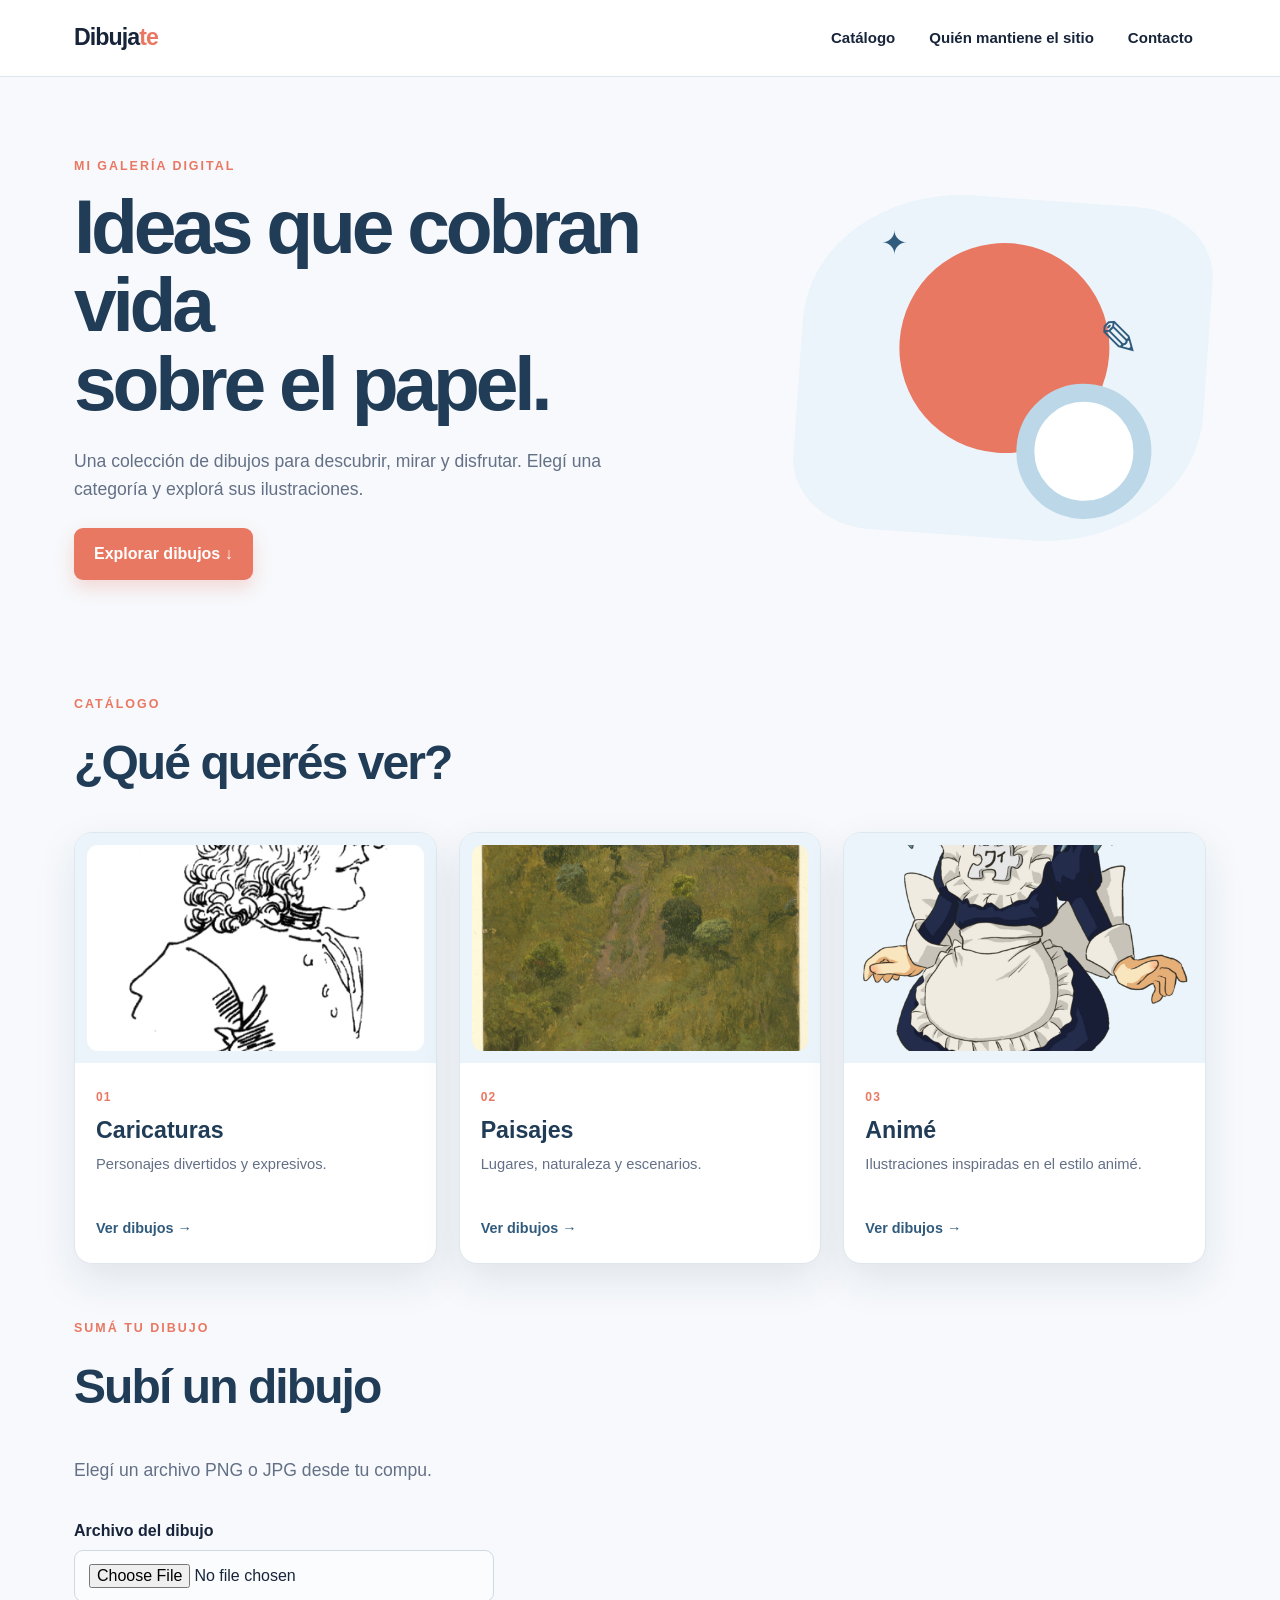
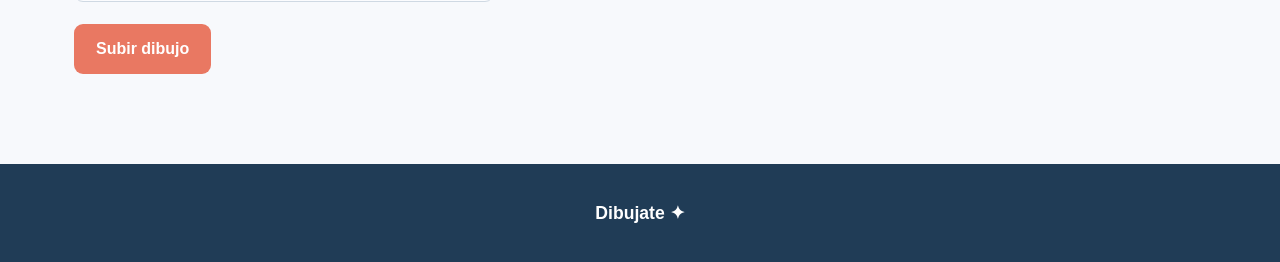
<file: ACT1/ChatGPT/index.html>
<!DOCTYPE html>
<html lang="es">
<head>
    <meta charset="UTF-8">
    <meta name="viewport" content="width=device-width, initial-scale=1.0">
    <title>Galería de Dibujos</title>
    <link rel="stylesheet" href="estilosIA.css">
</head>
<body>
<header class="encabezado">
    <nav class="navbar" aria-label="Navegación principal">
        <a class="logo" href="index.html">Dibuja<span>te</span></a>
        <div class="nav-links">
            <a href="#catalogo">Catálogo</a>
            <a href="mantenedor.html">Quién mantiene el sitio</a>
            <a href="contacto.html">Contacto</a>
        </div>
    </nav>
</header>

<main>
    <section class="hero">
        <div class="hero-text">
            <p class="eyebrow">MI GALERÍA DIGITAL</p>
            <h1>Ideas que cobran vida<br>sobre el papel.</h1>
            <p class="hero-description">
                Una colección de dibujos para descubrir, mirar y disfrutar.
                Elegí una categoría y explorá sus ilustraciones.
            </p>
            <a class="hero-button" href="#catalogo">Explorar dibujos ↓</a>
        </div>
        <div class="hero-decoration" aria-hidden="true">
            <div class="circle circle-one"></div>
            <div class="circle circle-two"></div>
            <span>✦</span>
            <span>✎</span>
        </div>
    </section>

    <section id="catalogo" class="catalogo">
        <div class="section-heading">
            <div>
                <p class="eyebrow">CATÁLOGO</p>
                <h2>¿Qué querés ver?</h2>
            </div>
            
        </div>

        <!-- Selector de categorías con HTML + CSS usando :target. -->
        <div class="categoria-grid">
            <a class="categoria-card" href="#caricaturas">
                <div class="categoria-imagen">
                    <img src="imagenes/Vivaldi_caricature.png" alt="Ejemplo de caricatura">
                </div>
                <div class="categoria-info">
                    <span class="numero">01</span>
                    <h3>Caricaturas</h3>
                    <p>Personajes divertidos y expresivos.</p>
                    <span class="ver">Ver dibujos →</span>
                </div>
            </a>

            <a class="categoria-card" href="#paisajes">
                <div class="categoria-imagen">
                    <img src="imagenes/Drawing,_Landscape,_July_1865_(CH_18201019).jpg" alt="Ejemplo de paisaje">
                </div>
                <div class="categoria-info">
                    <span class="numero">02</span>
                    <h3>Paisajes</h3>
                    <p>Lugares, naturaleza y escenarios.</p>
                    <span class="ver">Ver dibujos →</span>
                </div>
            </a>

            <a class="categoria-card" href="#anime">
                <div class="categoria-imagen">
                    <img src="imagenes/Wikipe-tan_full_length.png" alt="Ejemplo de dibujo animé">
                </div>
                <div class="categoria-info">
                    <span class="numero">03</span>
                    <h3>Animé</h3>
                    <p>Ilustraciones inspiradas en el estilo animé.</p>
                    <span class="ver">Ver dibujos →</span>
                </div>
            </a>
        </div>

        <div class="galeria">
            <section id="caricaturas" class="categoria-panel">
                <div class="panel-heading">
                    <div>
                        <p class="eyebrow">CATEGORÍA 01</p>
                        <h3>Caricaturas</h3>
                    </div>
                    <a href="#catalogo">← Volver a categorías</a>
                </div>
                <div class="dibujos">
                    <figure>
                        <img src="imagenes/Vivaldi_caricature.png" alt="Dibujo de caricatura 1">
                        <figcaption>Caricatura 1</figcaption>
                    </figure>
                    <figure>
                        <img src="imagenes/Achille_Denis_caricature.jpg" alt="Dibujo de caricatura 2">
                        <figcaption>Caricatura 2</figcaption>
                    </figure>
                </div>
            </section>

            <section id="paisajes" class="categoria-panel">
                <div class="panel-heading">
                    <div>
                        <p class="eyebrow">CATEGORÍA 02</p>
                        <h3>Paisajes</h3>
                    </div>
                    <a href="#catalogo">← Volver a categorías</a>
                </div>
                <div class="dibujos">
                    <figure>
                        <img src="imagenes/Drawing,_Landscape,_July_1865_(CH_18201019).jpg" alt="Dibujo de paisaje 1">
                        <figcaption>Paisaje 1</figcaption>
                    </figure>
                    <figure>
                        <img src="imagenes/Drawing,_Mountainous_Landscape,_May_1865_(CH_18197351).jpg" alt="Dibujo de paisaje 2">
                        <figcaption>Paisaje 2</figcaption>
                    </figure>
                </div>
            </section>

            <section id="anime" class="categoria-panel">
                <div class="panel-heading">
                    <div>
                        <p class="eyebrow">CATEGORÍA 03</p>
                        <h3>Animé</h3>
                    </div>
                    <a href="#catalogo">← Volver a categorías</a>
                </div>
                <div class="dibujos">
                    <figure>
                        <img src="imagenes/Wikipe-tan_in_Different_Anime_Styles.png" alt="Personaje Wikipe-tan dibujado en distintos estilos animé">
                        <figcaption>Wikipe-tan en varios estilos</figcaption>
                    </figure>
                    <figure>
                        <img src="imagenes/Wikipe-tan_full_length.png" alt="Personaje Wikipe-tan de cuerpo entero, estilo animé">
                        <figcaption>Wikipe-tan</figcaption>
                    </figure>
                </div>
            </section>
        </div>

        <div class="section-heading">
            <div>
                <p class="eyebrow">SUMÁ TU DIBUJO</p>
                <h2>Subí un dibujo</h2>
            </div>
        </div>
        <p class="hero-description">
            Elegí un archivo PNG o JPG desde tu compu.
        </p>
        <form class="subida" action="#" method="post" enctype="multipart/form-data">
            <label for="dibujo">Archivo del dibujo</label>
            <input type="file" id="dibujo" name="dibujo" accept="image/png, image/jpeg">

            <button type="submit">Subir dibujo</button>
        </form>
    </section>
</main>

<footer>
    <div>
        <strong>Dibujate ✦</strong>
    </div>
</footer>
</body>
</html>
</file>
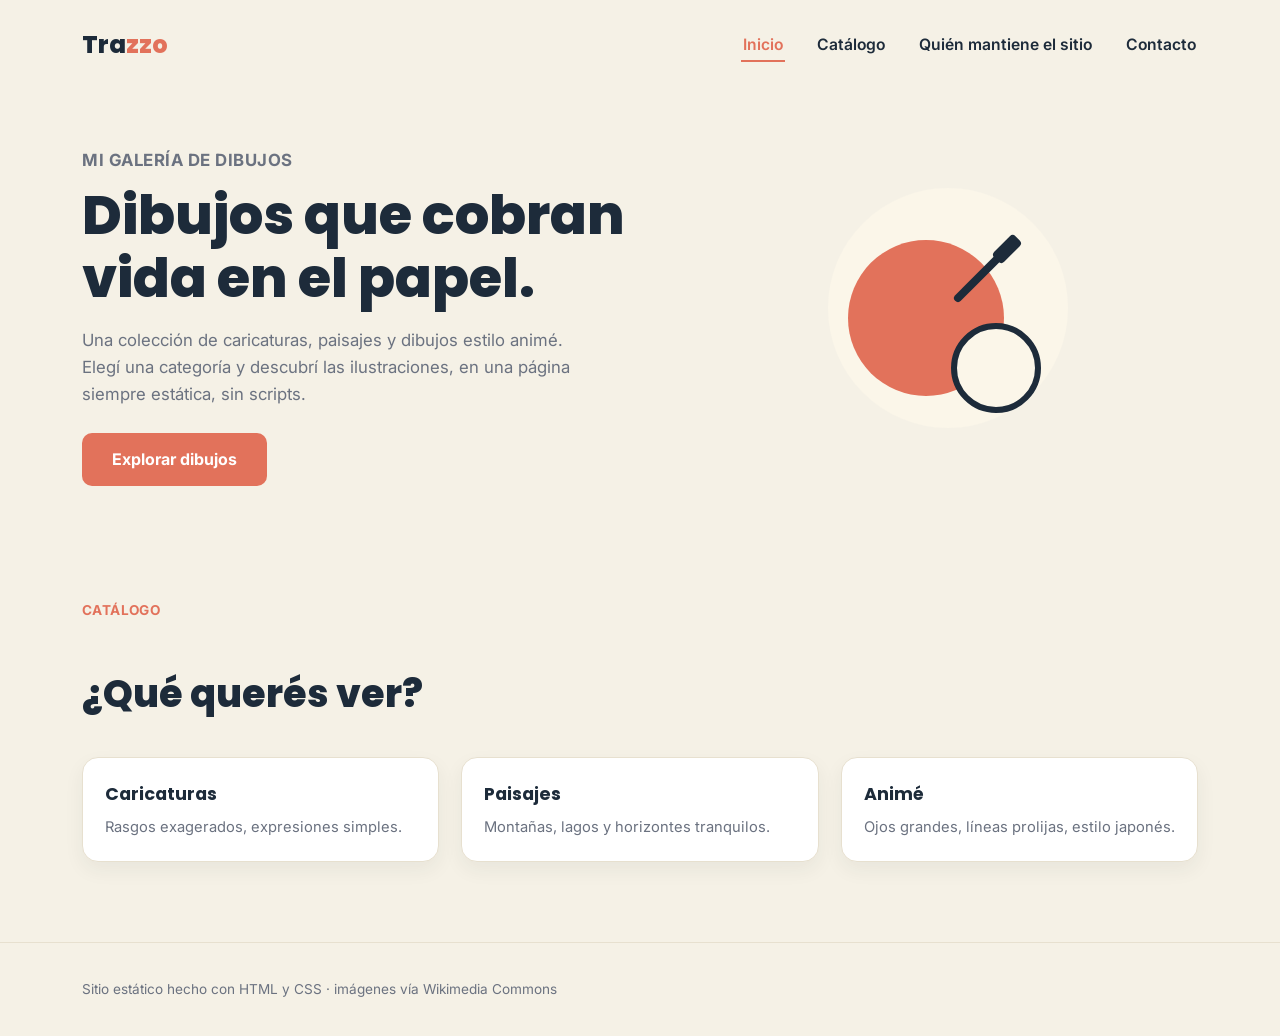
<file: ACT1/Claude/index.html>
<!DOCTYPE html>
<html lang="es">
<head>
  <meta charset="UTF-8">
  <meta name="viewport" content="width=device-width, initial-scale=1.0">
  <title>Trazzo — Inicio</title>
  <link rel="stylesheet" href="estilosIA.css">
</head>
<body>

  <header class="encabezado">
    <div class="sitio marca">
      <p class="marca__titulo">Tra<span>zzo</span></p>
      <nav aria-label="Navegación principal">
        <ul class="nav">
          <li><a href="index.html" aria-current="page">Inicio</a></li>
          <li><a href="catalogo.html">Catálogo</a></li>
          <li><a href="autor.html">Quién mantiene el sitio</a></li>
          <li><a href="contacto.html">Contacto</a></li>
        </ul>
      </nav>
    </div>
  </header>

  <main class="sitio contenido">

    <section class="hero">
      <div class="hero__texto">
        <p class="etiqueta">MI GALERÍA DE DIBUJOS</p>
        <h1>Dibujos que cobran vida en el papel.</h1>
        <p class="intro">
          Una colección de caricaturas, paisajes y dibujos estilo animé.
          Elegí una categoría y descubrí las ilustraciones, en una
          página siempre estática, sin scripts.
        </p>
        <a href="catalogo.html" class="boton">Explorar dibujos</a>
      </div>

      <div class="hero__ilustracion" aria-hidden="true">
        <svg width="280" height="280" viewBox="0 0 280 280" xmlns="http://www.w3.org/2000/svg">
          <circle cx="140" cy="140" r="120" fill="#FBF6E9"/>
          <circle cx="118" cy="150" r="78" fill="#E2725B"/>
          <circle cx="188" cy="200" r="42" fill="#FBF6E9" stroke="#1D2B3A" stroke-width="6"/>
          <line x1="150" y1="130" x2="200" y2="80" stroke="#1D2B3A" stroke-width="8" stroke-linecap="round"/>
          <rect x="192" y="66" width="14" height="30" rx="4" transform="rotate(45 199 81)" fill="#1D2B3A"/>
        </svg>
      </div>
    </section>

    <section class="seccion">
      <div class="seccion__encabezado">
        <p class="etiqueta">CATÁLOGO</p>
        <h1>¿Qué querés ver?</h1>
      </div>

      <div class="accesos">
        <a class="acceso" href="catalogo.html">
          <strong>Caricaturas</strong>
          <span>Rasgos exagerados, expresiones simples.</span>
        </a>
        <a class="acceso" href="catalogo.html">
          <strong>Paisajes</strong>
          <span>Montañas, lagos y horizontes tranquilos.</span>
        </a>
        <a class="acceso" href="catalogo.html">
          <strong>Animé</strong>
          <span>Ojos grandes, líneas prolijas, estilo japonés.</span>
        </a>
      </div>
    </section>

  </main>

  <footer class="pie">
    <div class="sitio">
      <p>Sitio estático hecho con HTML y CSS · imágenes vía Wikimedia Commons</p>
    </div>
  </footer>

</body>
</html>
</file>
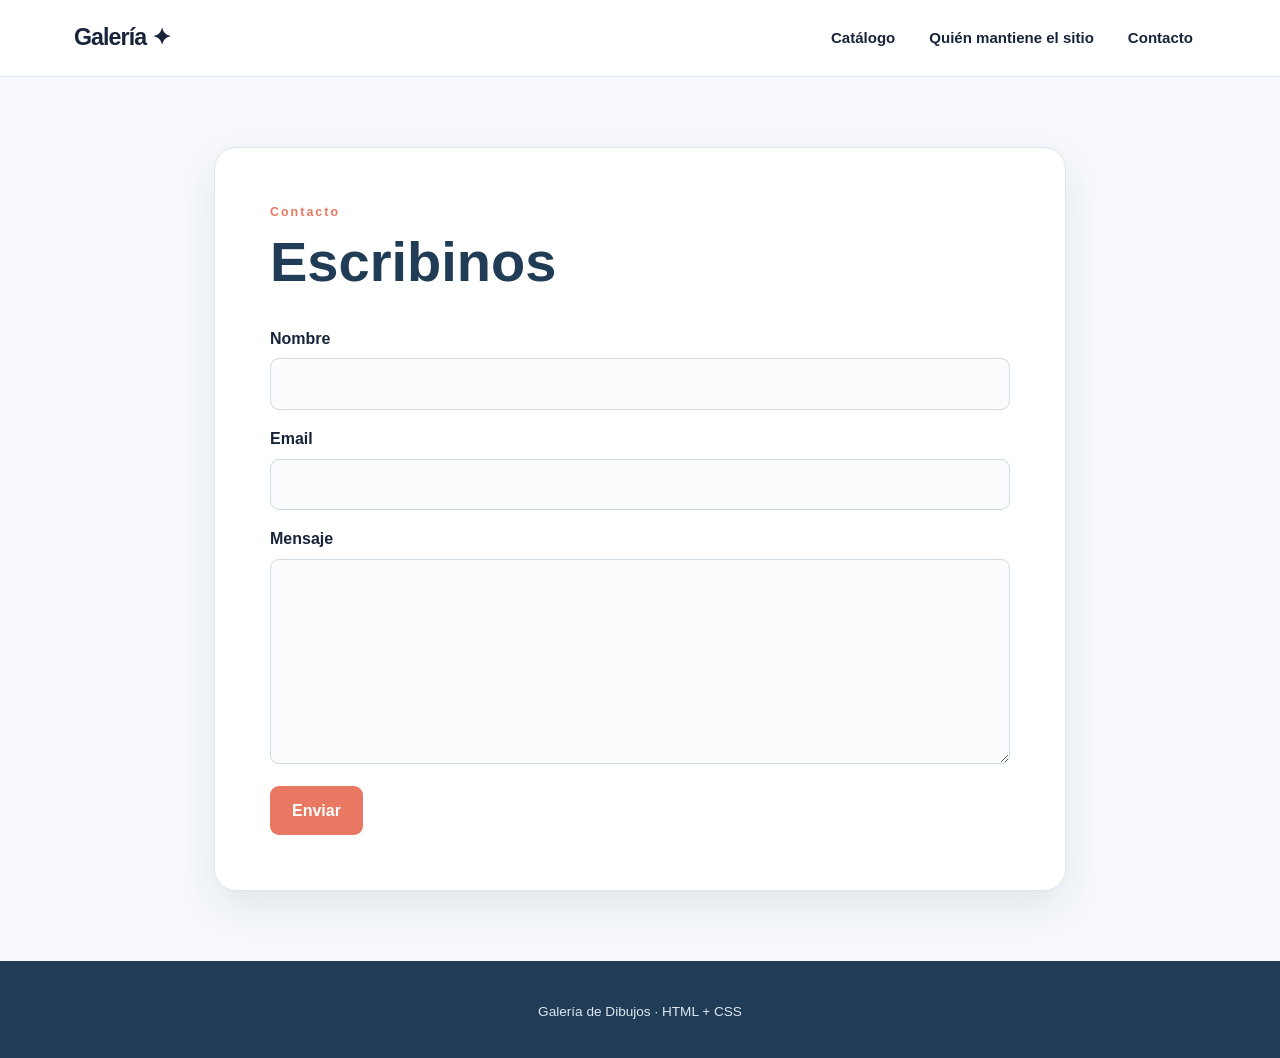
<file: ACT1/ChatGPT/contacto.html>
<!DOCTYPE html>
<html lang="es">
<head>
    <meta charset="UTF-8">
    <meta name="viewport" content="width=device-width, initial-scale=1.0">
    <title>Contacto · Galería de Dibujos</title>
    <link rel="stylesheet" href="estilosIA.css">
</head>
<body>
<header class="encabezado"><nav class="navbar">
    <a class="logo" href="index.html">Galería ✦</a>
    <div class="nav-links">
        <a href="index.html#catalogo">Catálogo</a>
        <a href="mantenedor.html">Quién mantiene el sitio</a>
        <a href="contacto.html">Contacto</a>
    </div>
</nav></header>

<main class="pagina">
    <section class="tarjeta">
        <p class="eyebrow">Contacto</p>
        <h1>Escribinos</h1>
        <form action="#" method="post">
            <label for="nombre">Nombre</label>
            <input id="nombre" name="nombre" type="text" required>

            <label for="email">Email</label>
            <input id="email" name="email" type="email" required>

            <label for="mensaje">Mensaje</label>
            <textarea id="mensaje" name="mensaje" rows="7" required></textarea>

            <button type="submit">Enviar</button>
        </form>
    </section>
</main>
<footer><p>Galería de Dibujos · HTML + CSS</p></footer>
</body>
</html>
</file>
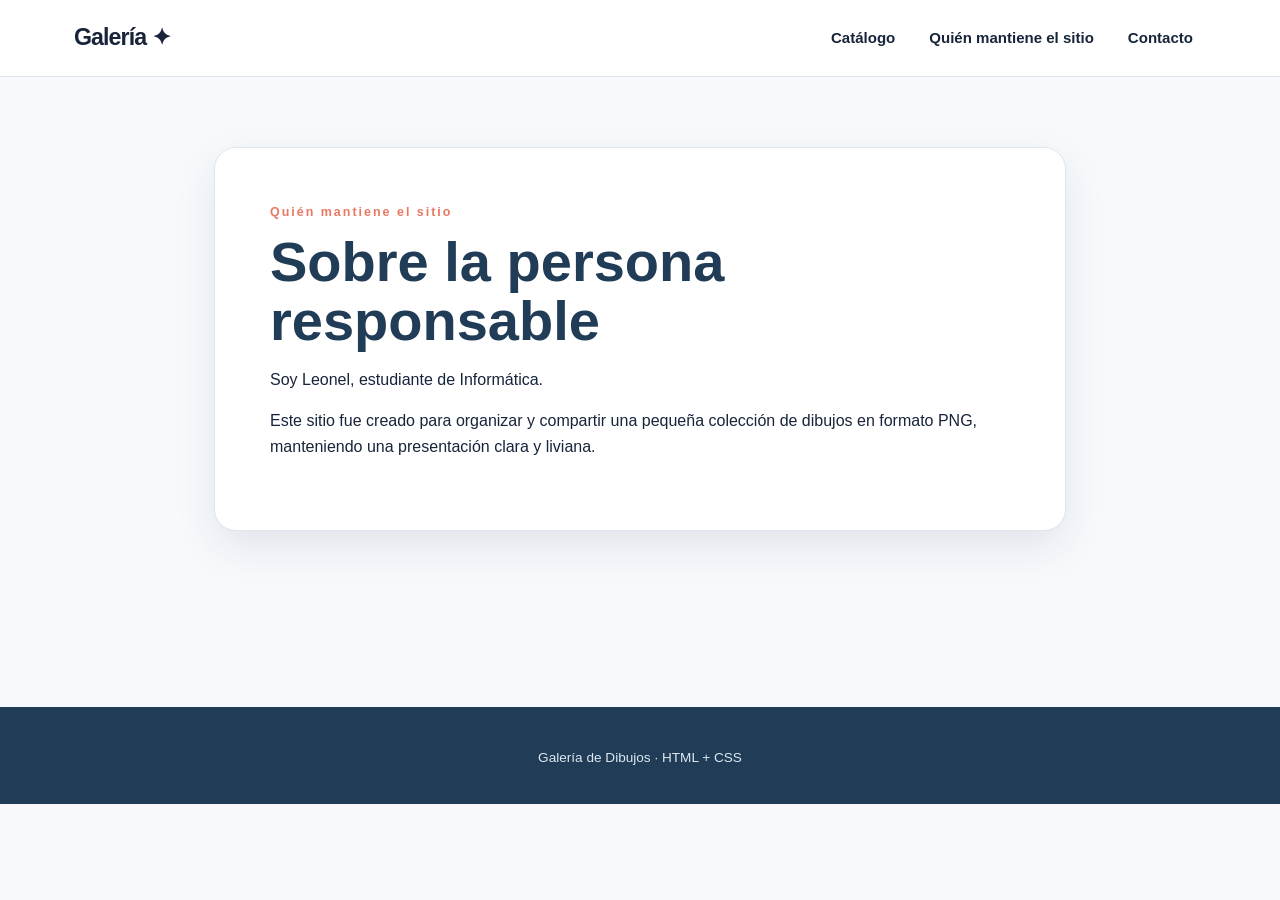
<file: ACT1/ChatGPT/mantenedor.html>
<!DOCTYPE html>
<html lang="es">
<head>
    <meta charset="UTF-8">
    <meta name="viewport" content="width=device-width, initial-scale=1.0">
    <title>Quién mantiene el sitio · Galería de Dibujos</title>
    <link rel="stylesheet" href="estilosIA.css">
</head>
<body>
<header class="encabezado"><nav class="navbar">
    <a class="logo" href="index.html">Galería ✦</a>
    <div class="nav-links">
        <a href="index.html#catalogo">Catálogo</a>
        <a href="mantenedor.html">Quién mantiene el sitio</a>
        <a href="contacto.html">Contacto</a>
    </div>
</nav></header>

<main class="pagina">
    <section class="tarjeta">
        <p class="eyebrow">Quién mantiene el sitio</p>
        <h1>Sobre la persona responsable</h1>
        <p>Soy Leonel, estudiante de Informática.</p>
        <p>Este sitio fue creado para organizar y compartir una pequeña colección de dibujos en formato PNG, manteniendo una presentación clara y liviana.</p>
    </section>
</main>
<footer><p>Galería de Dibujos · HTML + CSS</p></footer>
</body>
</html>
</file>
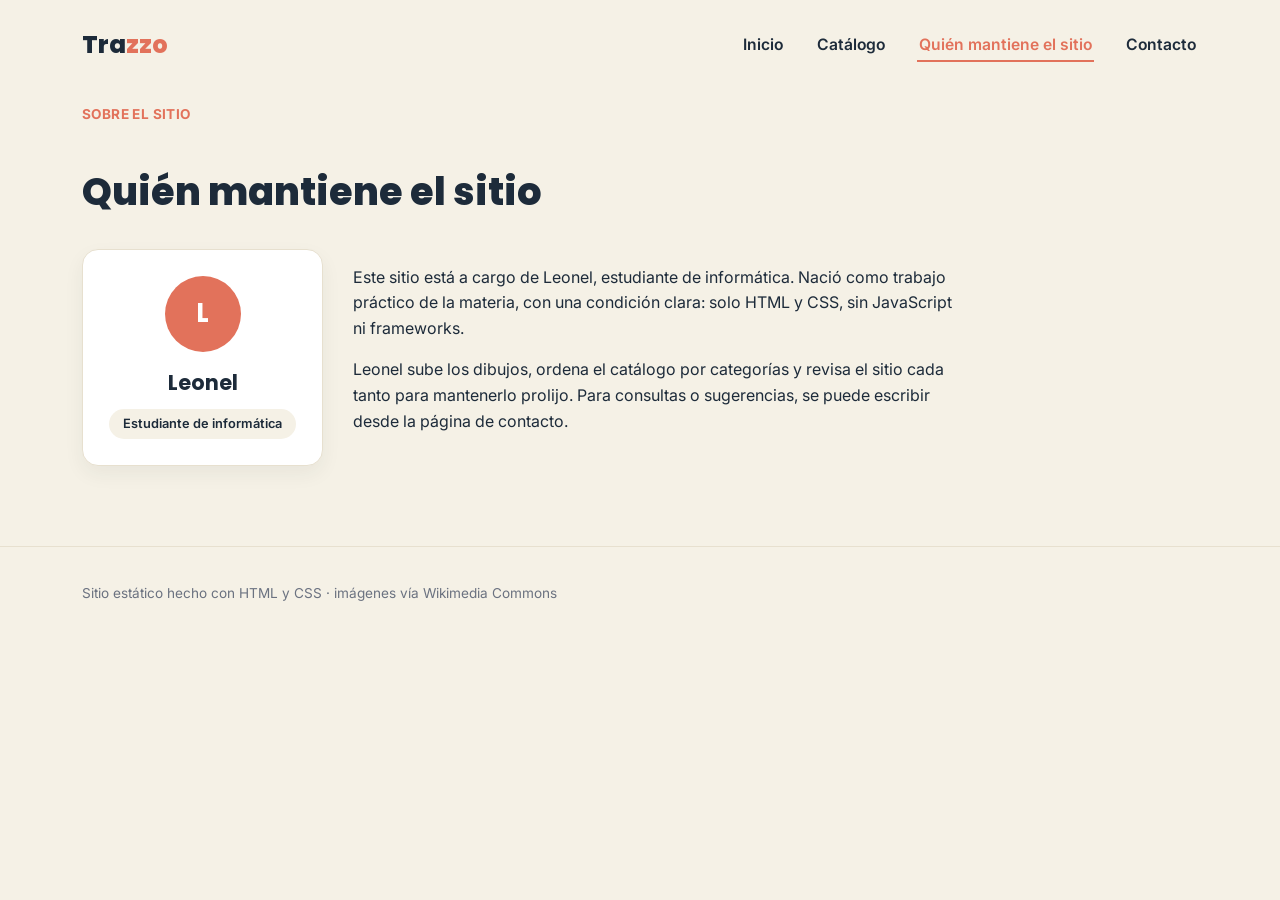
<file: ACT1/Claude/autor.html>
<!DOCTYPE html>
<html lang="es">
<head>
  <meta charset="UTF-8">
  <meta name="viewport" content="width=device-width, initial-scale=1.0">
  <title>Trazzo — Quién mantiene el sitio</title>
  <link rel="stylesheet" href="estilosIA.css">
</head>
<body>

  <header class="encabezado">
    <div class="sitio marca">
      <p class="marca__titulo">Tra<span>zzo</span></p>
      <nav aria-label="Navegación principal">
        <ul class="nav">
          <li><a href="index.html">Inicio</a></li>
          <li><a href="catalogo.html">Catálogo</a></li>
          <li><a href="autor.html" aria-current="page">Quién mantiene el sitio</a></li>
          <li><a href="contacto.html">Contacto</a></li>
        </ul>
      </nav>
    </div>
  </header>

  <main class="sitio contenido">
    <p class="etiqueta">SOBRE EL SITIO</p>
    <h1>Quién mantiene el sitio</h1>

    <div class="perfil">
      <div class="perfil__ficha">
        <div class="avatar">L</div>
        <p class="nombre">Leonel</p>
        <span class="rol">Estudiante de informática</span>
      </div>
      <div style="flex:1; min-width: 260px;">
        <p class="intro">
          Este sitio está a cargo de Leonel, estudiante de informática.
          Nació como trabajo práctico de la materia, con una condición
          clara: solo HTML y CSS, sin JavaScript ni frameworks.
        </p>
        <p class="intro">
          Leonel sube los dibujos, ordena el catálogo por categorías y
          revisa el sitio cada tanto para mantenerlo prolijo. Para
          consultas o sugerencias, se puede escribir desde la
          <a href="contacto.html">página de contacto</a>.
        </p>
      </div>
    </div>
  </main>

  <footer class="pie">
    <div class="sitio">
      <p>Sitio estático hecho con HTML y CSS · imágenes vía Wikimedia Commons</p>
    </div>
  </footer>

</body>
</html>
</file>
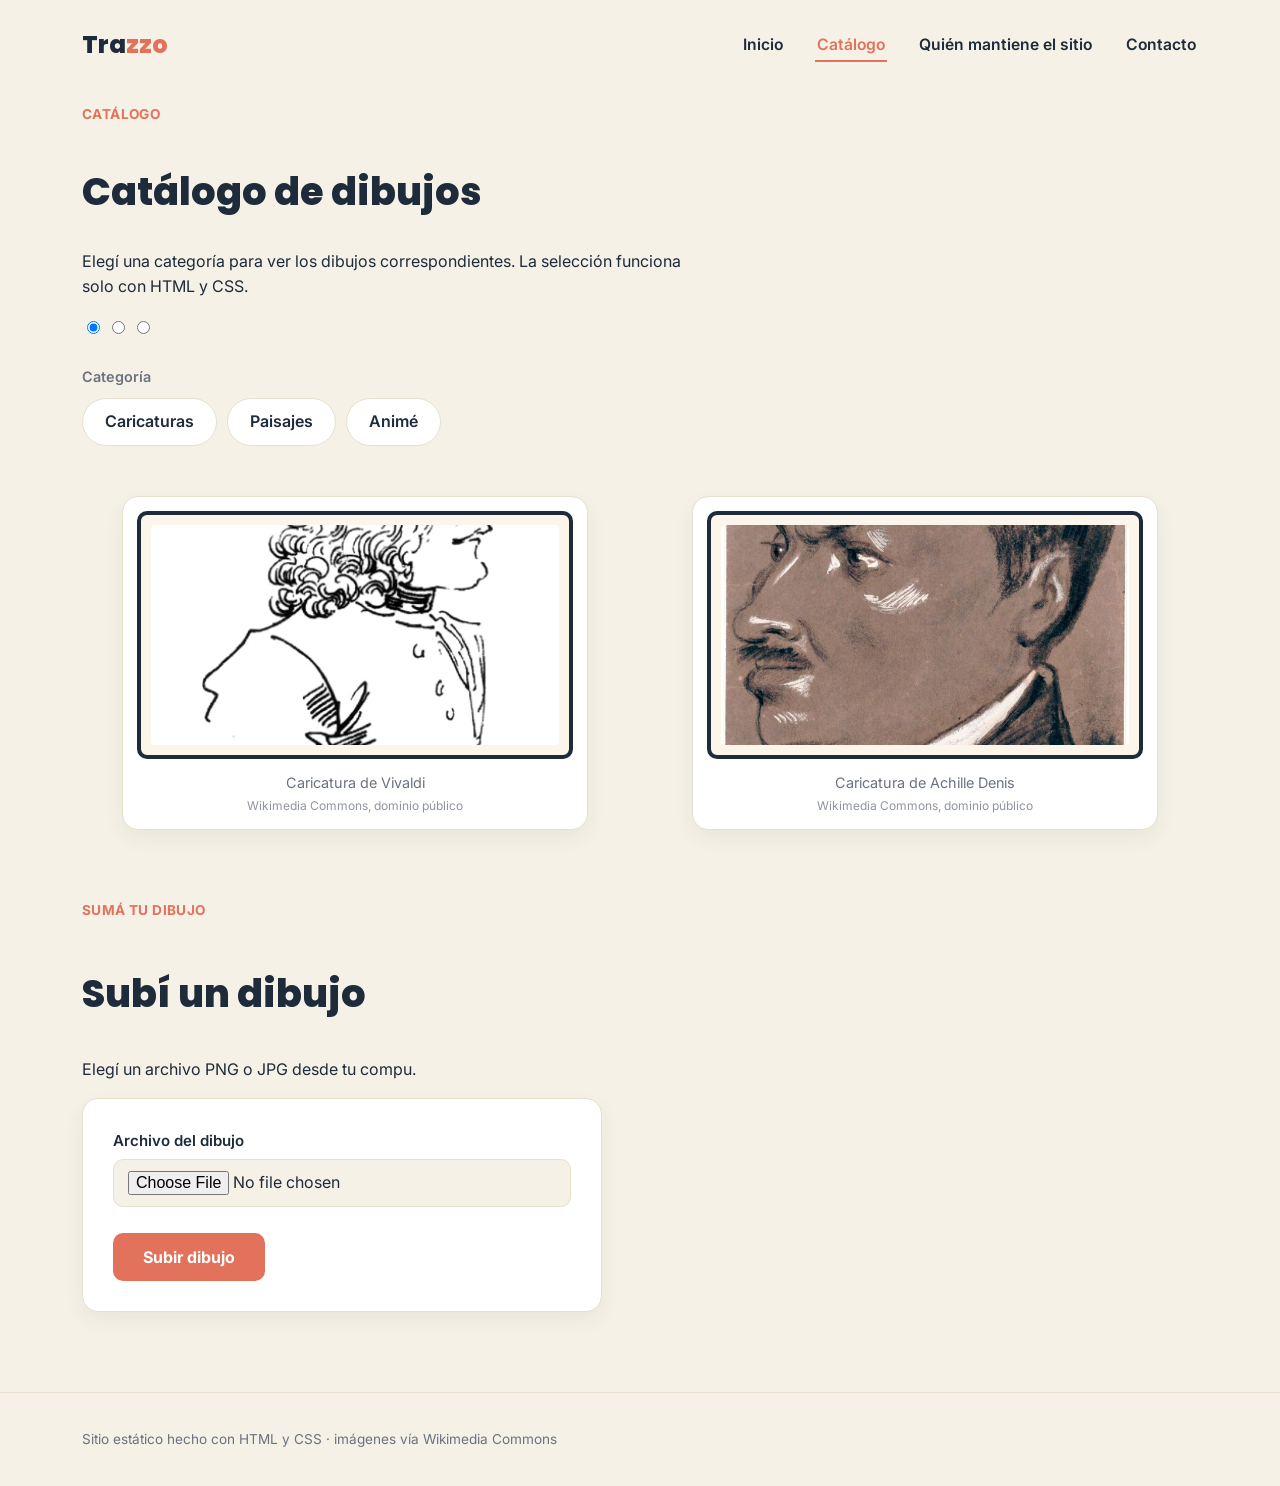
<file: ACT1/Claude/catalogo.html>
<!DOCTYPE html>
<html lang="es">
<head>
  <meta charset="UTF-8">
  <meta name="viewport" content="width=device-width, initial-scale=1.0">
  <title>Trazzo — Catálogo</title>
  <link rel="stylesheet" href="estilosIA.css">
</head>
<body>

  <header class="encabezado">
    <div class="sitio marca">
      <p class="marca__titulo">Tra<span>zzo</span></p>
      <nav aria-label="Navegación principal">
        <ul class="nav">
          <li><a href="index.html">Inicio</a></li>
          <li><a href="catalogo.html" aria-current="page">Catálogo</a></li>
          <li><a href="autor.html">Quién mantiene el sitio</a></li>
          <li><a href="contacto.html">Contacto</a></li>
        </ul>
      </nav>
    </div>
  </header>

  <main class="sitio contenido">
    <p class="etiqueta">CATÁLOGO</p>
    <h1>Catálogo de dibujos</h1>
    <p class="intro">
      Elegí una categoría para ver los dibujos correspondientes. La
      selección funciona solo con HTML y CSS.
    </p>

    <!--
      Mecanismo CSS-only para elegir categoría (sin JavaScript):
      los inputs type="radio" son hermanos del contenedor .galerias.
      El CSS usa el combinador ~ para mostrar la galería cuyo id
      coincide con el radio marcado. El primero viene "checked" para
      que se vea una categoría por defecto al cargar la página.
    -->
    <input type="radio" name="categoria" id="cat-caricaturas" checked>
    <input type="radio" name="categoria" id="cat-paisajes">
    <input type="radio" name="categoria" id="cat-anime">

    <fieldset class="selector-categoria">
      <legend>Categoría</legend>
      <label for="cat-caricaturas">Caricaturas</label>
      <label for="cat-paisajes">Paisajes</label>
      <label for="cat-anime">Animé</label>
    </fieldset>

    <div class="galerias">

      <section class="galeria" id="galeria-caricaturas" aria-label="Caricaturas">
        <figure class="ficha">
          <div class="marco"><img src="imagenes/Vivaldi_caricature.png" alt="Caricatura del compositor Vivaldi"></div>
          <figcaption>Caricatura de Vivaldi<br><small>Wikimedia Commons, dominio público</small></figcaption>
        </figure>
        <figure class="ficha">
          <div class="marco"><img src="imagenes/Achille_Denis_caricature.jpg" alt="Caricatura de Achille Denis"></div>
          <figcaption>Caricatura de Achille Denis<br><small>Wikimedia Commons, dominio público</small></figcaption>
        </figure>
      </section>

      <section class="galeria" id="galeria-paisajes" aria-label="Paisajes">
        <figure class="ficha">
          <div class="marco"><img src="imagenes/Drawing,_Landscape,_July_1865_(CH_18201019).jpg" alt="Dibujo de un paisaje, julio de 1865"></div>
          <figcaption>Paisaje, 1865<br><small>Wikimedia Commons, dominio público</small></figcaption>
        </figure>
        <figure class="ficha">
          <div class="marco"><img src="imagenes/Drawing,_Mountainous_Landscape,_May_1865_(CH_18197351).jpg" alt="Dibujo de un paisaje montañoso, mayo de 1865"></div>
          <figcaption>Paisaje montañoso, 1865<br><small>Wikimedia Commons, dominio público</small></figcaption>
        </figure>
      </section>

      <section class="galeria" id="galeria-anime" aria-label="Animé">
        <figure class="ficha">
          <div class="marco"><img src="imagenes/Wikipe-tan_in_Different_Anime_Styles.png" alt="Personaje Wikipe-tan dibujado en distintos estilos animé"></div>
          <figcaption>Wikipe-tan en varios estilos<br><small>Wikimedia Commons, CC BY-SA 4.0</small></figcaption>
        </figure>
        <figure class="ficha">
          <div class="marco"><img src="imagenes/Wikipe-tan_full_length.png" alt="Personaje Wikipe-tan de cuerpo entero, estilo animé"></div>
          <figcaption>Wikipe-tan<br><small>Wikimedia Commons, CC BY-SA 2.5</small></figcaption>
        </figure>
      </section>

    </div>

    <section class="seccion">
      <div class="seccion__encabezado">
        <p class="etiqueta">SUMÁ TU DIBUJO</p>
        <h1>Subí un dibujo</h1>
      </div>
      <p class="intro">
        Elegí un archivo PNG o JPG desde tu compu.
      </p>
      <form class="formulario" action="#" method="post" enctype="multipart/form-data">
        <div class="campo">
          <label for="dibujo">Archivo del dibujo</label>
          <input type="file" id="dibujo" name="dibujo" accept="image/png, image/jpeg">
        </div>
        <button type="submit" class="boton">Subir dibujo</button>
      </form>
    </section>
  </main>

  <footer class="pie">
    <div class="sitio">
      <p>Sitio estático hecho con HTML y CSS · imágenes vía Wikimedia Commons</p>
    </div>
  </footer>

</body>
</html>
</file>
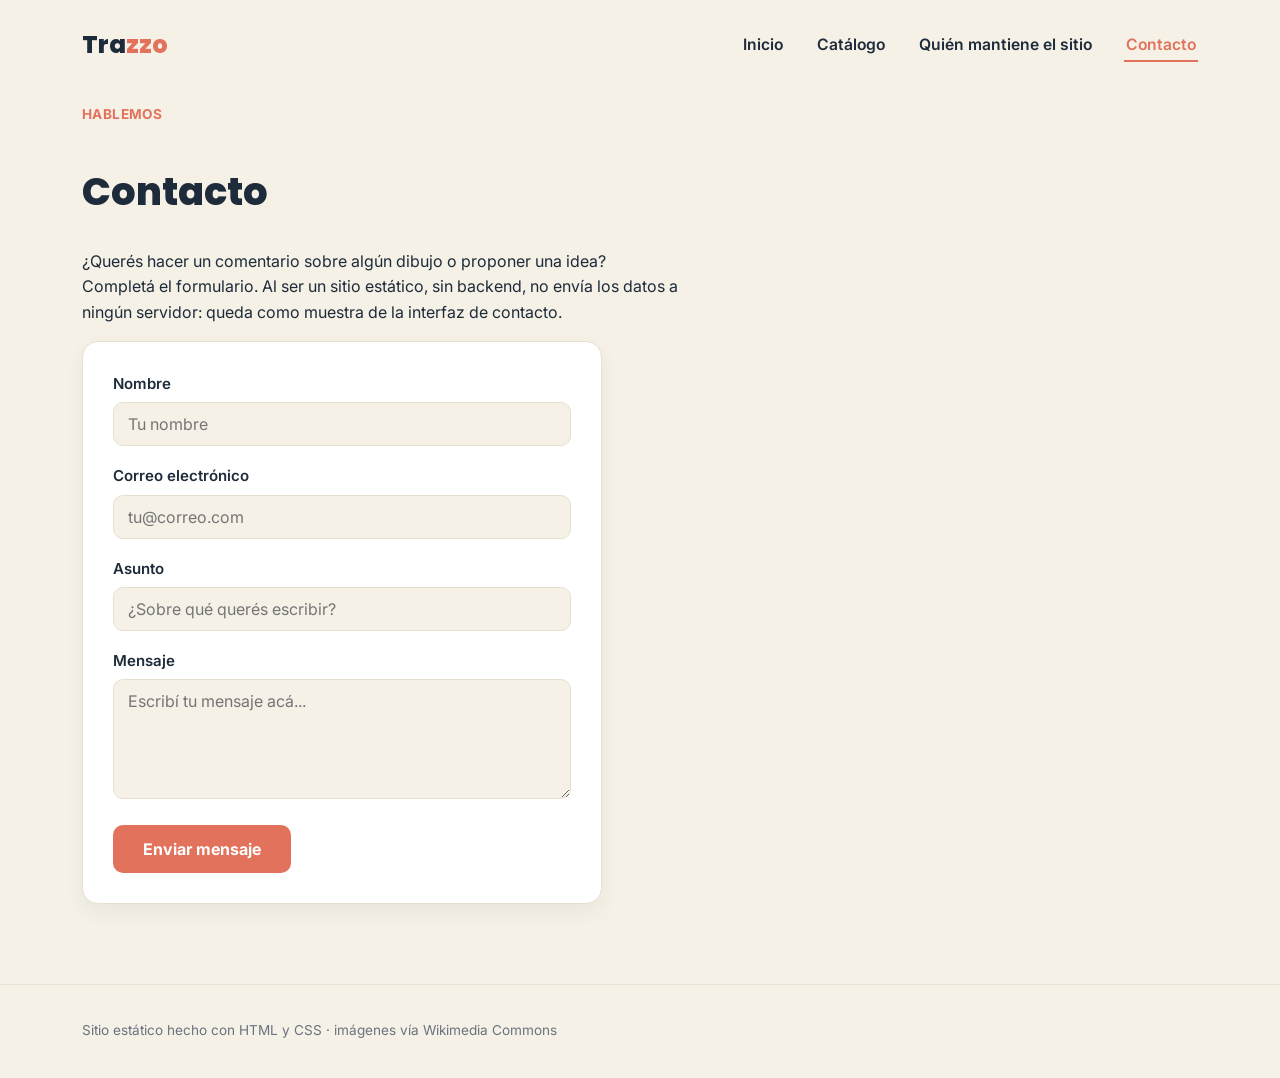
<file: ACT1/Claude/contacto.html>
<!DOCTYPE html>
<html lang="es">
<head>
  <meta charset="UTF-8">
  <meta name="viewport" content="width=device-width, initial-scale=1.0">
  <title>Trazzo — Contacto</title>
  <link rel="stylesheet" href="estilosIA.css">
</head>
<body>

  <header class="encabezado">
    <div class="sitio marca">
      <p class="marca__titulo">Tra<span>zzo</span></p>
      <nav aria-label="Navegación principal">
        <ul class="nav">
          <li><a href="index.html">Inicio</a></li>
          <li><a href="catalogo.html">Catálogo</a></li>
          <li><a href="autor.html">Quién mantiene el sitio</a></li>
          <li><a href="contacto.html" aria-current="page">Contacto</a></li>
        </ul>
      </nav>
    </div>
  </header>

  <main class="sitio contenido">
    <p class="etiqueta">HABLEMOS</p>
    <h1>Contacto</h1>
    <p class="intro">
      ¿Querés hacer un comentario sobre algún dibujo o proponer una idea?
      Completá el formulario. Al ser un sitio estático, sin backend, no
      envía los datos a ningún servidor: queda como muestra de la
      interfaz de contacto.
    </p>

    <form class="formulario" action="#" method="post">
      <div class="campo">
        <label for="nombre">Nombre</label>
        <input type="text" id="nombre" name="nombre" placeholder="Tu nombre" required>
      </div>

      <div class="campo">
        <label for="email">Correo electrónico</label>
        <input type="email" id="email" name="email" placeholder="tu@correo.com" required>
      </div>

      <div class="campo">
        <label for="asunto">Asunto</label>
        <input type="text" id="asunto" name="asunto" placeholder="¿Sobre qué querés escribir?">
      </div>

      <div class="campo">
        <label for="mensaje">Mensaje</label>
        <textarea id="mensaje" name="mensaje" placeholder="Escribí tu mensaje acá..." required></textarea>
      </div>

      <button type="submit" class="boton">Enviar mensaje</button>
    </form>
  </main>

  <footer class="pie">
    <div class="sitio">
      <p>Sitio estático hecho con HTML y CSS · imágenes vía Wikimedia Commons</p>
    </div>
  </footer>

</body>
</html>
</file>
<file: ACT1/ChatGPT/estilosIA.css>
/*
    estilosIA.css
    Sitio 100% estático: HTML + CSS, sin JavaScript.

    Paleta preferida:
    - Blanco / gris muy claro: fondo
    - Azul petróleo: texto principal
    - Coral: detalles y llamados a la acción
    - Celeste suave: superficies
    Estilo: moderno, limpio, juvenil, con tarjetas y bordes suaves.
*/

:root {
    --fondo: #f7f9fc;
    --blanco: #ffffff;
    --texto: #17243a;
    --texto-suave: #647086;
    --azul: #315b7d;
    --azul-oscuro: #203c56;
    --celeste: #eaf4fa;
    --coral: #e97862;
    --coral-claro: #fff0ec;
    --borde: #dfe7ee;
    --sombra: 0 16px 40px rgba(32, 60, 86, .10);
}

* {
    box-sizing: border-box;
}

html {
    scroll-behavior: smooth;
}

body {
    margin: 0;
    background: var(--fondo);
    color: var(--texto);
    font-family: Arial, Helvetica, sans-serif;
    line-height: 1.6;
}

.encabezado {
    background: rgba(255, 255, 255, .96);
    border-bottom: 1px solid var(--borde);
    position: sticky;
    top: 0;
    z-index: 20;
}

.navbar {
    max-width: 1180px;
    min-height: 76px;
    margin: auto;
    padding: 0 24px;
    display: flex;
    align-items: center;
    justify-content: space-between;
    gap: 25px;
}

.logo {
    text-decoration: none;
    color: var(--texto);
    font-size: 1.45rem;
    font-weight: 900;
    letter-spacing: -.04em;
}

.logo span {
    color: var(--coral);
}

.nav-links {
    display: flex;
    align-items: center;
    gap: 8px;
}

.nav-links a {
    color: var(--texto);
    text-decoration: none;
    font-size: .94rem;
    font-weight: 700;
    padding: 9px 13px;
    border-radius: 8px;
}

.nav-links a:hover {
    background: var(--celeste);
    color: var(--azul-oscuro);
}

.hero {
    max-width: 1180px;
    min-height: 510px;
    margin: auto;
    padding: 80px 24px 65px;
    display: grid;
    grid-template-columns: 1.25fr .75fr;
    align-items: center;
    gap: 50px;
    overflow: hidden;
}

.eyebrow {
    margin: 0 0 10px;
    color: var(--coral);
    font-size: .78rem;
    font-weight: 900;
    letter-spacing: .16em;
}

.hero h1 {
    margin: 0;
    color: var(--azul-oscuro);
    font-size: clamp(2.7rem, 6vw, 5rem);
    line-height: 1.02;
    letter-spacing: -.055em;
}

.hero-description {
    max-width: 600px;
    margin: 25px 0;
    color: var(--texto-suave);
    font-size: 1.1rem;
}

.hero-button {
    display: inline-block;
    padding: 13px 20px;
    border-radius: 9px;
    background: var(--coral);
    color: white;
    text-decoration: none;
    font-weight: 800;
    box-shadow: 0 8px 18px rgba(233, 120, 98, .25);
}

.hero-button:hover {
    background: #d96752;
}

.hero-decoration {
    min-height: 340px;
    position: relative;
    background: var(--celeste);
    border-radius: 40% 20% 40% 20%;
    transform: rotate(4deg);
}

.hero-decoration .circle {
    position: absolute;
    border-radius: 50%;
}

.circle-one {
    width: 210px;
    height: 210px;
    top: 45px;
    left: 50%;
    transform: translateX(-50%);
    background: var(--coral);
}

.circle-two {
    width: 135px;
    height: 135px;
    bottom: 25px;
    right: 12%;
    background: white;
    border: 18px solid #bcd8e8;
}

.hero-decoration span {
    position: absolute;
    color: var(--azul);
    font-size: 2rem;
    transform: rotate(-4deg);
}

.hero-decoration span:first-of-type {
    top: 28px;
    left: 18%;
}

.hero-decoration span:last-of-type {
    right: 17%;
    top: 95px;
    font-size: 3rem;
}

.catalogo {
    max-width: 1180px;
    margin: auto;
    padding: 50px 24px 90px;
}

.section-heading {
    display: flex;
    justify-content: space-between;
    align-items: end;
    gap: 30px;
    margin-bottom: 30px;
}

.section-heading h2 {
    margin: 0;
    color: var(--azul-oscuro);
    font-size: clamp(2rem, 4vw, 3rem);
    letter-spacing: -.04em;
}

.ayuda {
    max-width: 380px;
    margin: 0;
    color: var(--texto-suave);
}

.categoria-grid {
    display: grid;
    grid-template-columns: repeat(3, 1fr);
    gap: 22px;
}

.categoria-card {
    display: flex;
    flex-direction: column;
    overflow: hidden;
    text-decoration: none;
    background: var(--blanco);
    border: 1px solid var(--borde);
    border-radius: 18px;
    box-shadow: var(--sombra);
    transition: transform .2s ease, box-shadow .2s ease;
}

.categoria-card:hover {
    transform: translateY(-7px);
    box-shadow: 0 22px 48px rgba(32, 60, 86, .15);
}

.categoria-imagen {
    height: 230px;
    padding: 12px;
    background: var(--celeste);
}

.categoria-imagen img {
    width: 100%;
    height: 100%;
    display: block;
    object-fit: cover;
    border-radius: 11px;
}

.categoria-info {
    padding: 20px 21px 22px;
}

.numero {
    color: var(--coral);
    font-size: .75rem;
    font-weight: 900;
    letter-spacing: .1em;
}

.categoria-info h3 {
    margin: 4px 0 4px;
    color: var(--azul-oscuro);
    font-size: 1.45rem;
}

.categoria-info p {
    min-height: 50px;
    margin: 0 0 12px;
    color: var(--texto-suave);
    font-size: .92rem;
}

.ver {
    color: var(--azul);
    font-size: .9rem;
    font-weight: 900;
}

.galeria {
    margin-top: 55px;
}

.categoria-panel {
    display: none;
    scroll-margin-top: 95px;
}

.categoria-panel:target {
    display: block;
}

.panel-heading {
    display: flex;
    justify-content: space-between;
    align-items: end;
    margin-bottom: 22px;
}

.panel-heading h3 {
    margin: 0;
    color: var(--azul-oscuro);
    font-size: 2rem;
}

.panel-heading a {
    color: var(--azul);
    text-decoration: none;
    font-weight: 800;
}

.panel-heading a:hover {
    color: var(--coral);
}

.dibujos {
    display: grid;
    grid-template-columns: repeat(2, minmax(0, 1fr));
    gap: 25px;
}

figure {
    margin: 0;
    padding: 14px;
    background: var(--blanco);
    border: 2px solid var(--azul);
    border-radius: 18px;
    box-shadow: var(--sombra);
}

figure img {
    display: block;
    width: 100%;
    aspect-ratio: 10 / 7;
    object-fit: cover;
    border-radius: 9px;
}

figcaption {
    padding: 13px 4px 3px;
    color: var(--azul-oscuro);
    text-align: center;
    font-weight: 800;
}

.pagina {
    max-width: 900px;
    min-height: 70vh;
    margin: auto;
    padding: 70px 24px;
}

.tarjeta {
    background: var(--blanco);
    padding: clamp(25px, 5vw, 55px);
    border: 1px solid var(--borde);
    border-radius: 22px;
    box-shadow: var(--sombra);
}

.tarjeta h1 {
    margin: 0 0 15px;
    color: var(--azul-oscuro);
    font-size: clamp(2.2rem, 5vw, 3.5rem);
    line-height: 1.05;
}

.tarjeta h2 {
    color: var(--azul-oscuro);
}

.tarjeta a {
    color: var(--azul);
    font-weight: 700;
}

.tarjeta hr {
    margin: 35px 0;
    border: 0;
    border-top: 1px solid var(--borde);
}

form {
    display: grid;
    gap: 7px;
    margin-top: 25px;
}

form.subida {
    max-width: 420px;
}

label {
    margin-top: 9px;
    font-weight: 800;
}

input,
textarea {
    width: 100%;
    padding: 12px 14px;
    border: 1px solid #cfd9e3;
    border-radius: 9px;
    background: #fbfcfe;
    color: var(--texto);
    font: inherit;
}

input:focus,
textarea:focus {
    outline: 3px solid #d8edf7;
    border-color: var(--azul);
}

button {
    width: fit-content;
    margin-top: 15px;
    padding: 12px 22px;
    border: 0;
    border-radius: 9px;
    background: var(--coral);
    color: white;
    font: inherit;
    font-weight: 900;
    cursor: pointer;
}

button:hover {
    background: #d96752;
}

footer {
    padding: 35px 24px;
    background: var(--azul-oscuro);
    color: #dce8f0;
    text-align: center;
}

footer strong {
    color: white;
    font-size: 1.1rem;
}

footer p {
    margin: 5px 0 0;
    font-size: .85rem;
}

@media (max-width: 800px) {
    .navbar {
        min-height: auto;
        padding-top: 15px;
        padding-bottom: 15px;
        flex-direction: column;
    }

    .hero {
        min-height: auto;
        grid-template-columns: 1fr;
        padding-top: 55px;
    }

    .hero-decoration {
        min-height: 220px;
    }

    .categoria-grid {
        grid-template-columns: 1fr;
    }

    .categoria-imagen {
        height: 260px;
    }
}

@media (max-width: 600px) {
    .nav-links {
        width: 100%;
        justify-content: center;
        flex-wrap: wrap;
    }

    .nav-links a {
        font-size: .84rem;
        padding: 7px 8px;
    }

    .hero {
        padding-left: 18px;
        padding-right: 18px;
    }

    .hero h1 {
        font-size: 2.65rem;
    }

    .catalogo {
        padding-left: 18px;
        padding-right: 18px;
    }

    .section-heading,
    .panel-heading {
        display: block;
    }

    .section-heading .ayuda {
        margin-top: 10px;
    }

    .panel-heading a {
        display: inline-block;
        margin-top: 10px;
    }

    .dibujos {
        grid-template-columns: 1fr;
    }

    .pagina {
        padding: 35px 18px;
    }
}
</file>
<file: ACT1/Claude/estilosIA.css>
/* ============================================================
   estilosIA.css
   Sitio: Cuaderno de Leonel — galería de dibujos
   Colores y estilos preferidos (requisito punto 2):
     --crema    #F5F1E6  fondo general
     --navy     #1D2B3A  texto principal / títulos
     --terra    #E2725B  acento (botones, hover, detalles)
     --gris     #6B7280  texto secundario
     --tarjeta  #FFFFFF  fondo de tarjetas
     --borde    #E7E0CF  líneas y bordes suaves
   Tipografías: "Poppins" para títulos, "Inter" para el cuerpo.
   ============================================================ */

@import url('https://fonts.googleapis.com/css2?family=Poppins:wght@600;700;800&family=Inter:wght@400;500;600&display=swap');

:root {
  --crema: #F5F1E6;
  --navy: #1D2B3A;
  --terra: #E2725B;
  --terra-osc: #C85B44;
  --gris: #6B7280;
  --tarjeta: #FFFFFF;
  --borde: #E7E0CF;
  --font-title: "Poppins", system-ui, sans-serif;
  --font-body: "Inter", system-ui, sans-serif;
}

* { box-sizing: border-box; }
html, body { margin: 0; padding: 0; }

body {
  background: var(--crema);
  color: var(--navy);
  font-family: var(--font-body);
  line-height: 1.6;
}

a { color: var(--navy); text-decoration: none; }
img { max-width: 100%; display: block; }

.sitio {
  max-width: 1180px;
  margin: 0 auto;
  padding: 0 32px;
}

/* ---------- Encabezado ---------- */

.encabezado {
  background: var(--crema);
  padding: 26px 0;
}

.marca {
  display: flex;
  align-items: center;
  justify-content: space-between;
  flex-wrap: wrap;
  gap: 12px;
}

.marca__titulo {
  font-family: var(--font-title);
  font-size: 1.5rem;
  font-weight: 800;
  margin: 0;
}

.marca__titulo span { color: var(--terra); }

.nav {
  display: flex;
  gap: 30px;
  list-style: none;
  margin: 0;
  padding: 0;
}

.nav a {
  font-weight: 600;
  font-size: 0.98rem;
  color: var(--navy);
  padding: 6px 2px;
  border-bottom: 2px solid transparent;
}

.nav a[aria-current="page"],
.nav a:hover,
.nav a:focus-visible {
  color: var(--terra);
  border-bottom-color: var(--terra);
}

/* ---------- Contenido general ---------- */

.contenido { padding-bottom: 80px; }

.contenido h1 {
  font-family: var(--font-title);
  font-weight: 800;
  font-size: clamp(1.8rem, 3.4vw, 2.4rem);
}

.intro { max-width: 60ch; color: var(--navy); }

.etiqueta {
  display: inline-block;
  color: var(--terra);
  font-weight: 700;
  font-size: 0.85rem;
  letter-spacing: 0.03em;
  margin-bottom: 10px;
}

/* ---------- Hero (portada) ---------- */

.hero {
  display: grid;
  grid-template-columns: 1.15fr 1fr;
  gap: 40px;
  align-items: center;
  padding: 40px 0 60px;
}

.hero__texto h1 {
  margin: 0 0 18px;
  font-size: clamp(2.2rem, 4.6vw, 3.4rem);
  line-height: 1.15;
}

.hero__texto p { max-width: 46ch; color: var(--gris); font-size: 1.05rem; }

.hero__ilustracion {
  display: flex;
  justify-content: center;
}

@media (max-width: 860px) {
  .hero { grid-template-columns: 1fr; }
  .hero__ilustracion { order: -1; max-width: 280px; margin: 0 auto; }
}

/* ---------- Botón ---------- */

.boton {
  display: inline-block;
  background: var(--terra);
  color: #fff;
  border: none;
  padding: 14px 30px;
  font-weight: 700;
  font-size: 1rem;
  font-family: var(--font-body);
  border-radius: 10px;
  cursor: pointer;
  margin-top: 8px;
}

.boton:hover, .boton:focus-visible {
  background: var(--terra-osc);
  color: #fff;
}

/* ---------- Sección catálogo / accesos ---------- */

.seccion {
  padding-top: 40px;
}

.seccion__encabezado {
  text-align: left;
  margin-bottom: 26px;
}

.accesos {
  display: grid;
  grid-template-columns: repeat(auto-fit, minmax(220px, 1fr));
  gap: 22px;
}

.acceso {
  display: block;
  background: var(--tarjeta);
  border: 1px solid var(--borde);
  border-radius: 16px;
  padding: 22px;
  box-shadow: 0 8px 20px rgba(29, 43, 58, 0.06);
}

.acceso:hover, .acceso:focus-visible {
  border-color: var(--terra);
}

.acceso strong {
  display: block;
  font-family: var(--font-title);
  font-weight: 700;
  font-size: 1.1rem;
  margin-bottom: 6px;
}

.acceso span { color: var(--gris); font-size: 0.92rem; }

/* ---------- Selector de categoría (catálogo, 100% CSS) ---------- */

.selector-categoria {
  display: flex;
  gap: 10px;
  flex-wrap: wrap;
  margin: 24px 0 34px;
  border: none;
  padding: 0;
}

.selector-categoria legend {
  width: 100%;
  font-weight: 600;
  padding: 0 0 10px;
  font-size: 0.9rem;
  color: var(--gris);
}

.selector-categoria input[type="radio"] {
  position: absolute;
  opacity: 0;
  pointer-events: none;
}

.selector-categoria label {
  cursor: pointer;
  padding: 10px 22px;
  border-radius: 999px;
  font-weight: 600;
  background: var(--tarjeta);
  border: 1px solid var(--borde);
}

.selector-categoria input[type="radio"]:checked + label {
  background: var(--terra);
  border-color: var(--terra);
  color: #fff;
}

.selector-categoria input[type="radio"]:focus-visible + label {
  outline: 3px solid var(--navy);
  outline-offset: 2px;
}

.galerias { position: relative; }
.galeria { display: none; }

#cat-caricaturas:checked ~ .galerias #galeria-caricaturas,
#cat-paisajes:checked   ~ .galerias #galeria-paisajes,
#cat-anime:checked      ~ .galerias #galeria-anime {
  display: grid;
}

.galeria {
  grid-template-columns: repeat(auto-fit, minmax(220px, 1fr));
  gap: 24px;
}

/* Ficha: mismo borde y relleno en todas las imágenes (requisito punto 4) */
.ficha {
  background: var(--tarjeta);
  border: 1px solid var(--borde);
  border-radius: 16px;
  padding: 14px;
  box-shadow: 0 8px 20px rgba(29, 43, 58, 0.06);
}

.ficha .marco {
  border: 4px solid var(--navy);
  background: #FBF6E9;
  padding: 10px;
  border-radius: 10px;
}

.ficha img {
  border-radius: 4px;
  width: 100%;
  height: 220px;
  object-fit: cover;
}

.ficha figcaption {
  margin-top: 12px;
  text-align: center;
  font-size: 0.9rem;
  color: var(--gris);
}

.ficha figcaption small {
  display: block;
  margin-top: 2px;
  font-size: 0.75rem;
  color: var(--gris);
  opacity: 0.75;
}

/* ---------- Página "quién mantiene el sitio" ---------- */

.perfil {
  display: flex;
  gap: 30px;
  flex-wrap: wrap;
  align-items: flex-start;
  margin-top: 12px;
}

.perfil__ficha {
  background: var(--tarjeta);
  border: 1px solid var(--borde);
  border-radius: 16px;
  padding: 26px;
  min-width: 220px;
  box-shadow: 0 8px 20px rgba(29, 43, 58, 0.06);
  text-align: center;
}

.perfil__ficha .avatar {
  width: 76px;
  height: 76px;
  border-radius: 50%;
  background: var(--terra);
  color: #fff;
  display: flex;
  align-items: center;
  justify-content: center;
  font-family: var(--font-title);
  font-weight: 700;
  font-size: 1.6rem;
  margin: 0 auto 14px;
}

.perfil__ficha .nombre {
  font-family: var(--font-title);
  font-weight: 700;
  font-size: 1.3rem;
  margin: 0;
}

.perfil__ficha .rol {
  display: inline-block;
  margin-top: 10px;
  padding: 5px 14px;
  background: var(--crema);
  color: var(--navy);
  border-radius: 999px;
  font-size: 0.8rem;
  font-weight: 600;
}

.preferencias {
  background: var(--tarjeta);
  border: 1px solid var(--borde);
  border-radius: 16px;
  padding: 22px;
  margin-top: 30px;
}

.preferencias h2 {
  font-family: var(--font-title);
  font-size: 1.1rem;
  margin: 0 0 8px;
}

.muestras-color { display: flex; gap: 10px; margin-top: 12px; }

.muestras-color span {
  width: 32px;
  height: 32px;
  border-radius: 50%;
  border: 1px solid var(--borde);
  display: inline-block;
}

/* ---------- Formulario de contacto ---------- */

.formulario {
  max-width: 520px;
  background: var(--tarjeta);
  border: 1px solid var(--borde);
  border-radius: 16px;
  padding: 30px;
  box-shadow: 0 8px 20px rgba(29, 43, 58, 0.06);
  margin-top: 14px;
}

.campo { display: flex; flex-direction: column; margin-bottom: 18px; }
.campo label { font-weight: 600; margin-bottom: 6px; font-size: 0.94rem; }

.campo input, .campo textarea {
  font-family: var(--font-body);
  font-size: 1rem;
  padding: 11px 14px;
  border: 1px solid var(--borde);
  border-radius: 10px;
  background: var(--crema);
  color: var(--navy);
}

.campo textarea { resize: vertical; min-height: 120px; }

.campo input:focus-visible, .campo textarea:focus-visible {
  outline: 2px solid var(--terra);
  outline-offset: 1px;
}

/* ---------- Pie de página ---------- */

.pie {
  border-top: 1px solid var(--borde);
  padding: 22px 0;
  font-size: 0.85rem;
  color: var(--gris);
}

/* ---------- Responsivo (punto 5) ---------- */

@media (max-width: 640px) {
  .nav { gap: 16px; flex-wrap: wrap; }
  .perfil { flex-direction: column; align-items: stretch; }
  .formulario { width: 100%; }
}
</file>
